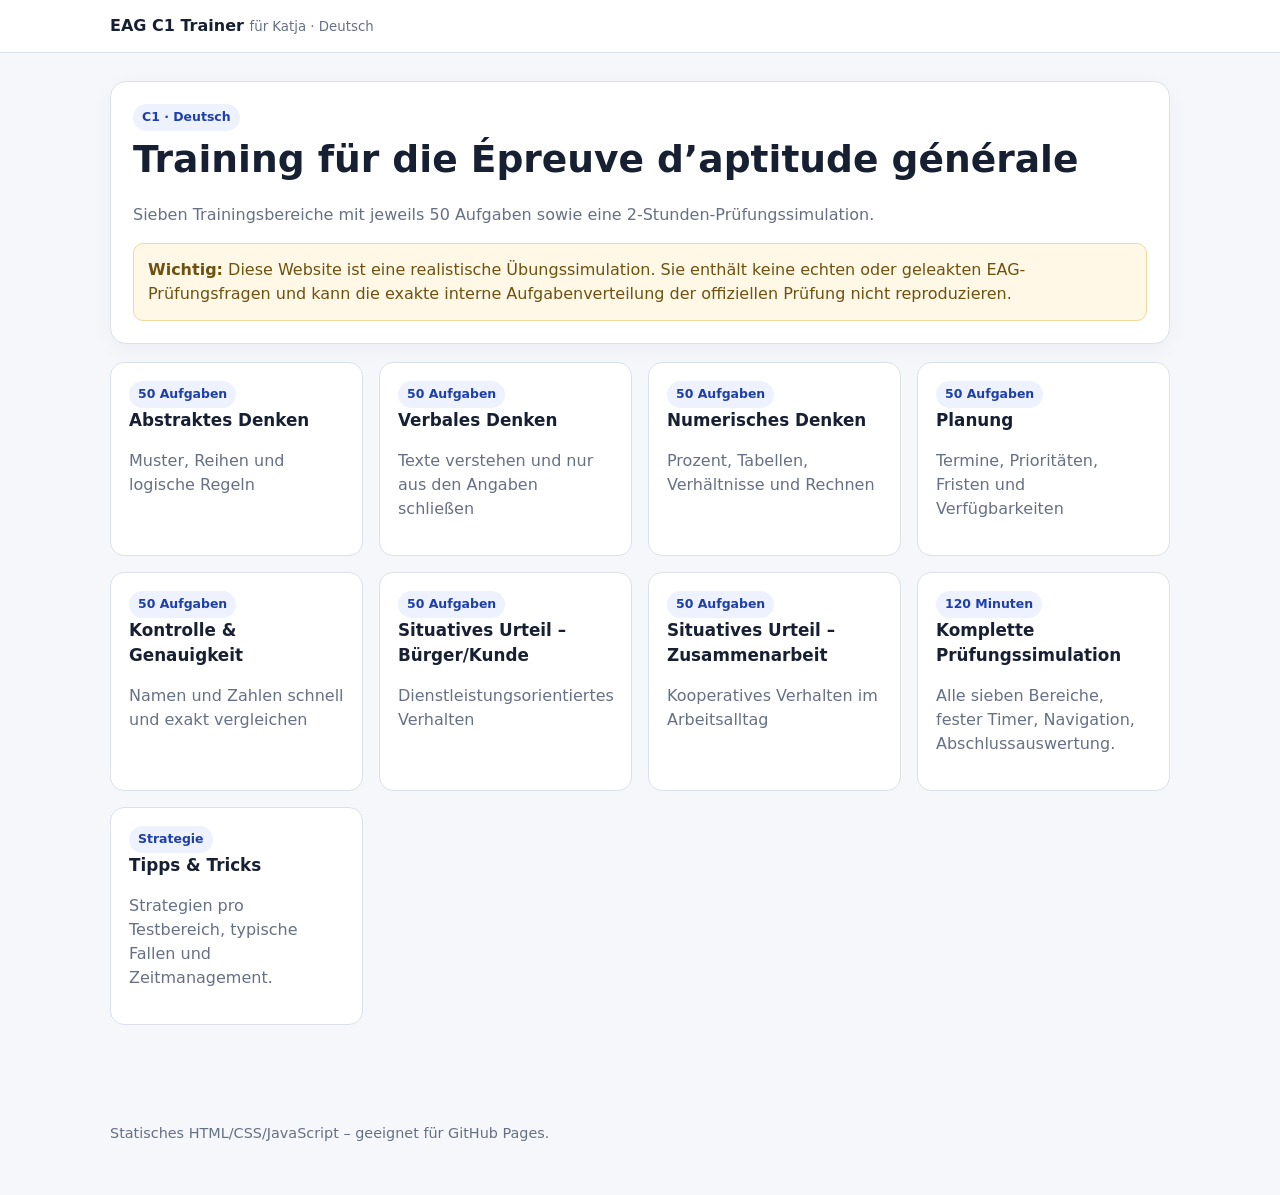
<file: index.html>
<!doctype html>
<html lang="de"><head><meta charset="utf-8"><meta name="viewport" content="width=device-width,initial-scale=1">
<title>EAG C1 Trainer – Deutsch</title><link rel="stylesheet" href="style.css?v=6"></head>
<body><header><div class="topbar"><div class="brand">EAG C1 Trainer <small>für Katja · Deutsch</small></div></div></header>
<main>
<section class="hero">
<span class="badge">C1 · Deutsch</span>
<h1>Training für die Épreuve d’aptitude générale</h1>
<p class="muted">Sieben Trainingsbereiche mit jeweils 50 Aufgaben sowie eine 2‑Stunden‑Prüfungssimulation.</p>
<div class="notice"><strong>Wichtig:</strong> Diese Website ist eine realistische Übungssimulation. Sie enthält keine echten oder geleakten EAG-Prüfungsfragen und kann die exakte interne Aufgabenverteilung der offiziellen Prüfung nicht reproduzieren.</div>
</section>
<section class="grid"><a class="tile" href="01_abstraktes-denken.html"><span class="badge">50 Aufgaben</span><h2>Abstraktes Denken</h2><p class="muted">Muster, Reihen und logische Regeln</p></a><a class="tile" href="02_verbales-denken.html"><span class="badge">50 Aufgaben</span><h2>Verbales Denken</h2><p class="muted">Texte verstehen und nur aus den Angaben schließen</p></a><a class="tile" href="03_numerisches-denken.html"><span class="badge">50 Aufgaben</span><h2>Numerisches Denken</h2><p class="muted">Prozent, Tabellen, Verhältnisse und Rechnen</p></a><a class="tile" href="04_planung.html"><span class="badge">50 Aufgaben</span><h2>Planung</h2><p class="muted">Termine, Prioritäten, Fristen und Verfügbarkeiten</p></a><a class="tile" href="05_kontrolle-genauigkeit.html"><span class="badge">50 Aufgaben</span><h2>Kontrolle & Genauigkeit</h2><p class="muted">Namen und Zahlen schnell und exakt vergleichen</p></a><a class="tile" href="06_situatives-urteil-buerger.html"><span class="badge">50 Aufgaben</span><h2>Situatives Urteil – Bürger/Kunde</h2><p class="muted">Dienstleistungsorientiertes Verhalten</p></a><a class="tile" href="07_situatives-urteil-zusammenarbeit.html"><span class="badge">50 Aufgaben</span><h2>Situatives Urteil – Zusammenarbeit</h2><p class="muted">Kooperatives Verhalten im Arbeitsalltag</p></a>
<a class="tile" href="08_pruefungssimulation.html"><span class="badge">120 Minuten</span><h2>Komplette Prüfungssimulation</h2><p class="muted">Alle sieben Bereiche, fester Timer, Navigation, Abschlussauswertung.</p></a>
<a class="tile" href="tipps.html"><span class="badge">Strategie</span><h2>Tipps &amp; Tricks</h2><p class="muted">Strategien pro Testbereich, typische Fallen und Zeitmanagement.</p></a>
</section>
</main>
<footer>Statisches HTML/CSS/JavaScript – geeignet für GitHub Pages.</footer>
</body></html>
</file>
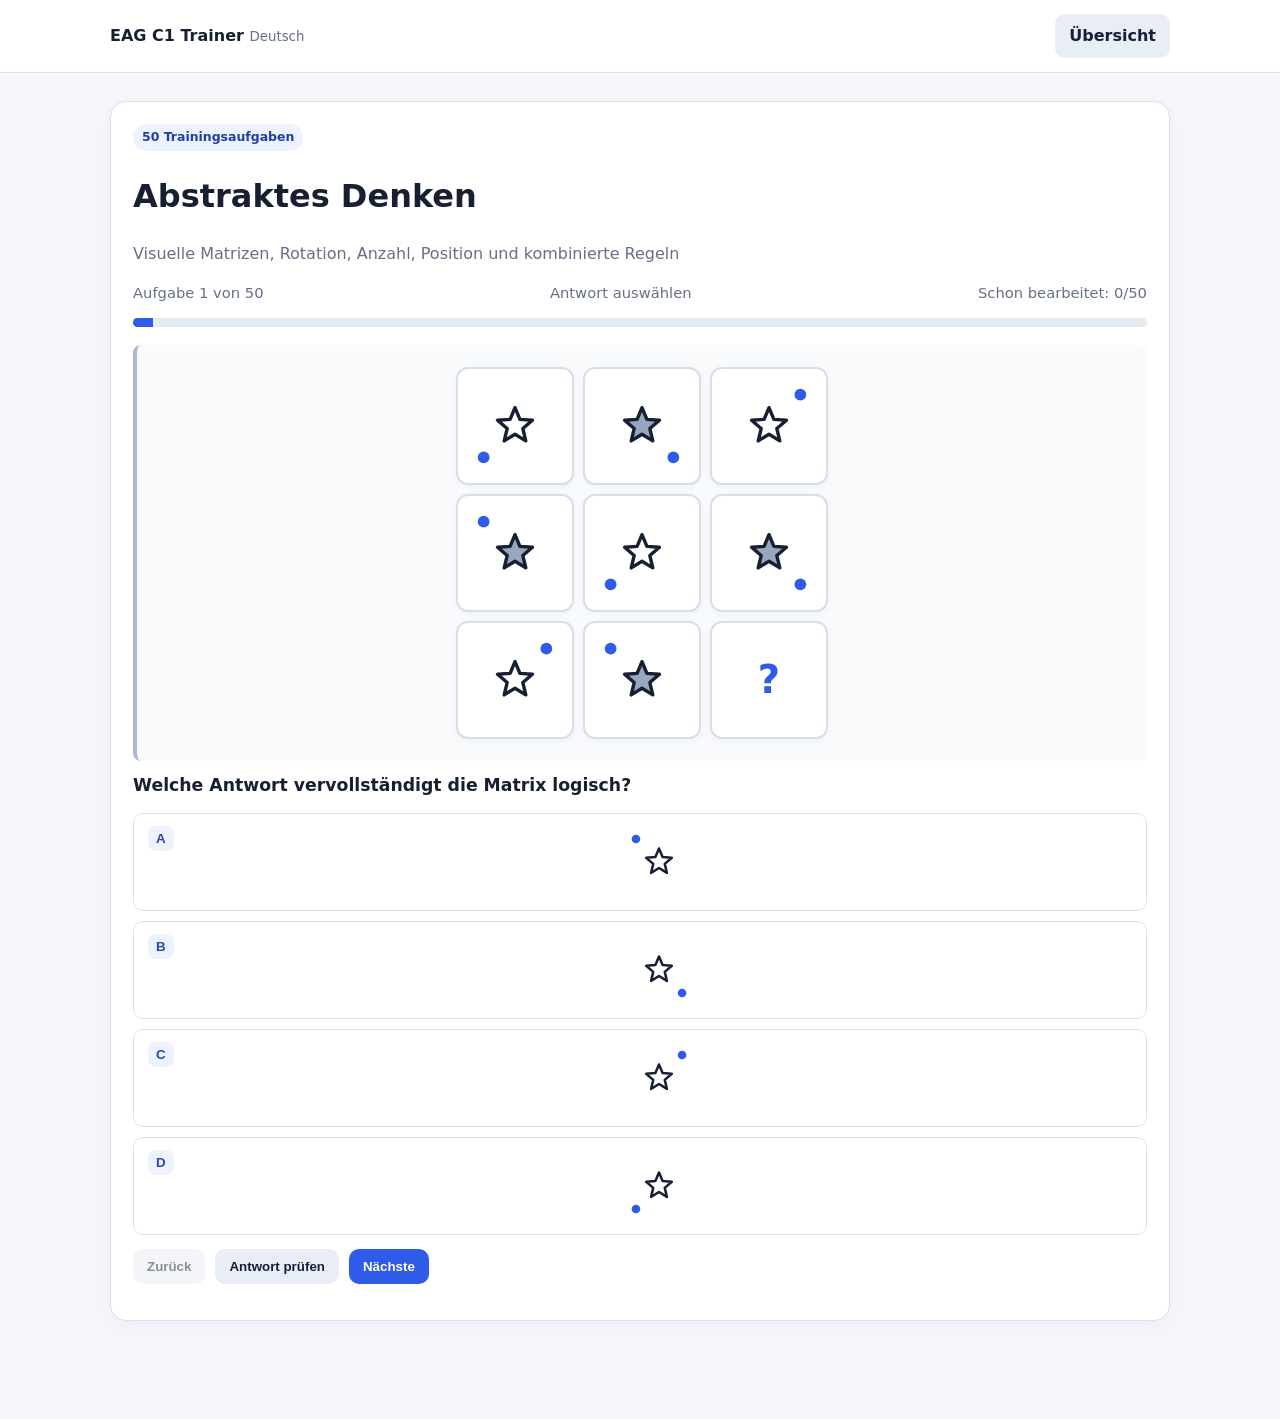
<file: 01_abstraktes-denken.html>
<!doctype html>
<html lang="de">
<head><meta charset="utf-8"><meta name="viewport" content="width=device-width,initial-scale=1">
<title>EAG C1 Training</title><link rel="stylesheet" href="style.css?v=6"></head>
<body data-module="abstract">
<header><div class="topbar"><div class="brand">EAG C1 Trainer <small>Deutsch</small></div><a class="btn secondary" href="index.html">Übersicht</a></div></header>
<main>
<div class="card">
  <span class="badge">50 Trainingsaufgaben</span>
  <h1 id="title"></h1><p id="subtitle" class="muted"></p>
  <div class="meta"><span id="count"></span><span>Antwort auswählen</span><span id="seenCount"></span></div>
  <div class="progress"><div id="bar"></div></div>
  <div class="question">
    <div id="context" class="context"></div>
    <div id="prompt" class="qtext"></div>
    <div id="options" class="options"></div>
    <div id="feedback"></div>
  </div>
  <div class="toolbar">
    <button id="prev" class="secondary">Zurück</button>
    <button id="check" class="secondary">Antwort prüfen</button>
    <button id="next" class="primary">Nächste</button>
  </div>
</div>
</main>
<script src="questions.js?v=6"></script><script src="trainer.js?v=6"></script>
</body></html>
</file>
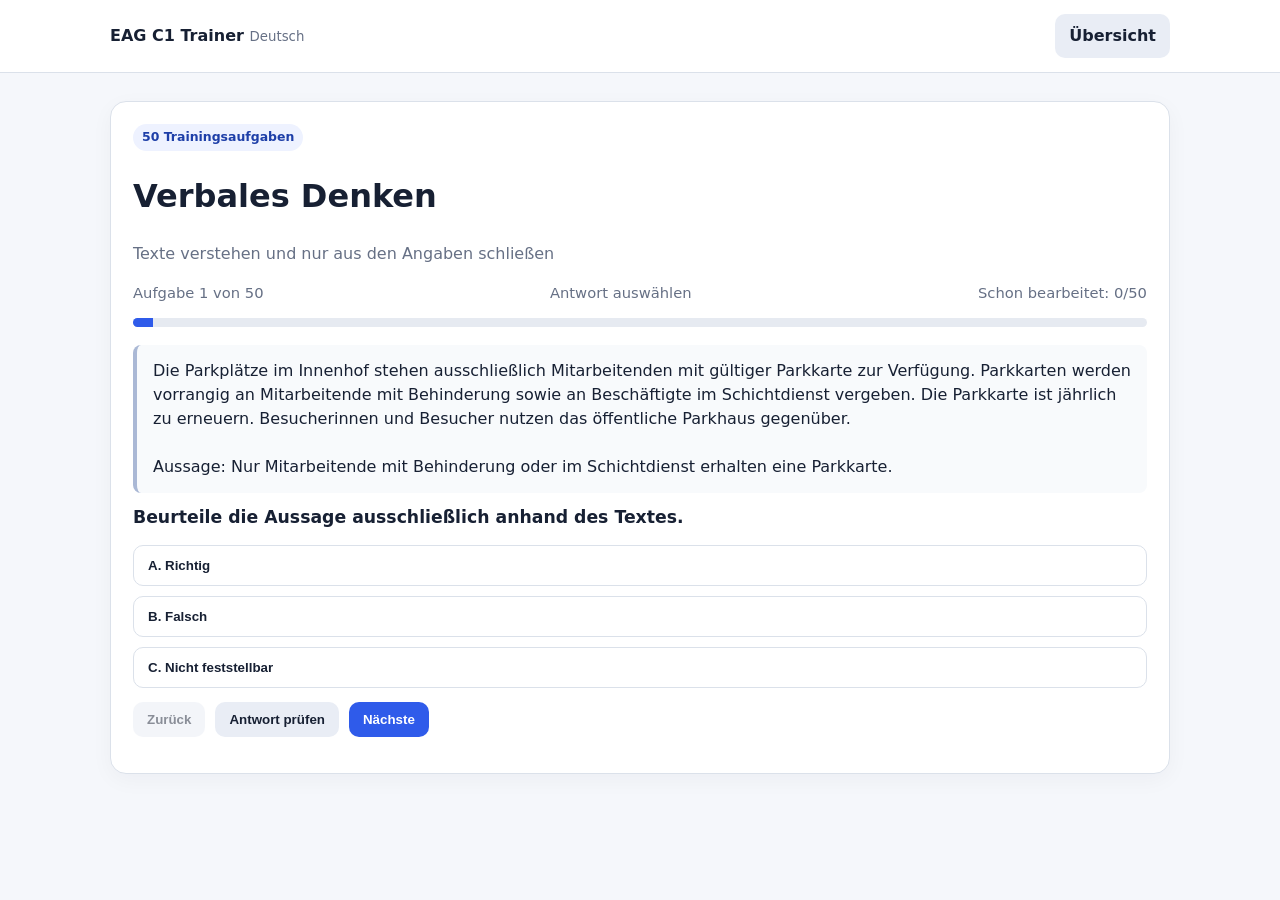
<file: 02_verbales-denken.html>
<!doctype html>
<html lang="de">
<head><meta charset="utf-8"><meta name="viewport" content="width=device-width,initial-scale=1">
<title>EAG C1 Training</title><link rel="stylesheet" href="style.css?v=6"></head>
<body data-module="verbal">
<header><div class="topbar"><div class="brand">EAG C1 Trainer <small>Deutsch</small></div><a class="btn secondary" href="index.html">Übersicht</a></div></header>
<main>
<div class="card">
  <span class="badge">50 Trainingsaufgaben</span>
  <h1 id="title"></h1><p id="subtitle" class="muted"></p>
  <div class="meta"><span id="count"></span><span>Antwort auswählen</span><span id="seenCount"></span></div>
  <div class="progress"><div id="bar"></div></div>
  <div class="question">
    <div id="context" class="context"></div>
    <div id="prompt" class="qtext"></div>
    <div id="options" class="options"></div>
    <div id="feedback"></div>
  </div>
  <div class="toolbar">
    <button id="prev" class="secondary">Zurück</button>
    <button id="check" class="secondary">Antwort prüfen</button>
    <button id="next" class="primary">Nächste</button>
  </div>
</div>
</main>
<script src="questions.js?v=6"></script><script src="trainer.js?v=6"></script>
</body></html>
</file>
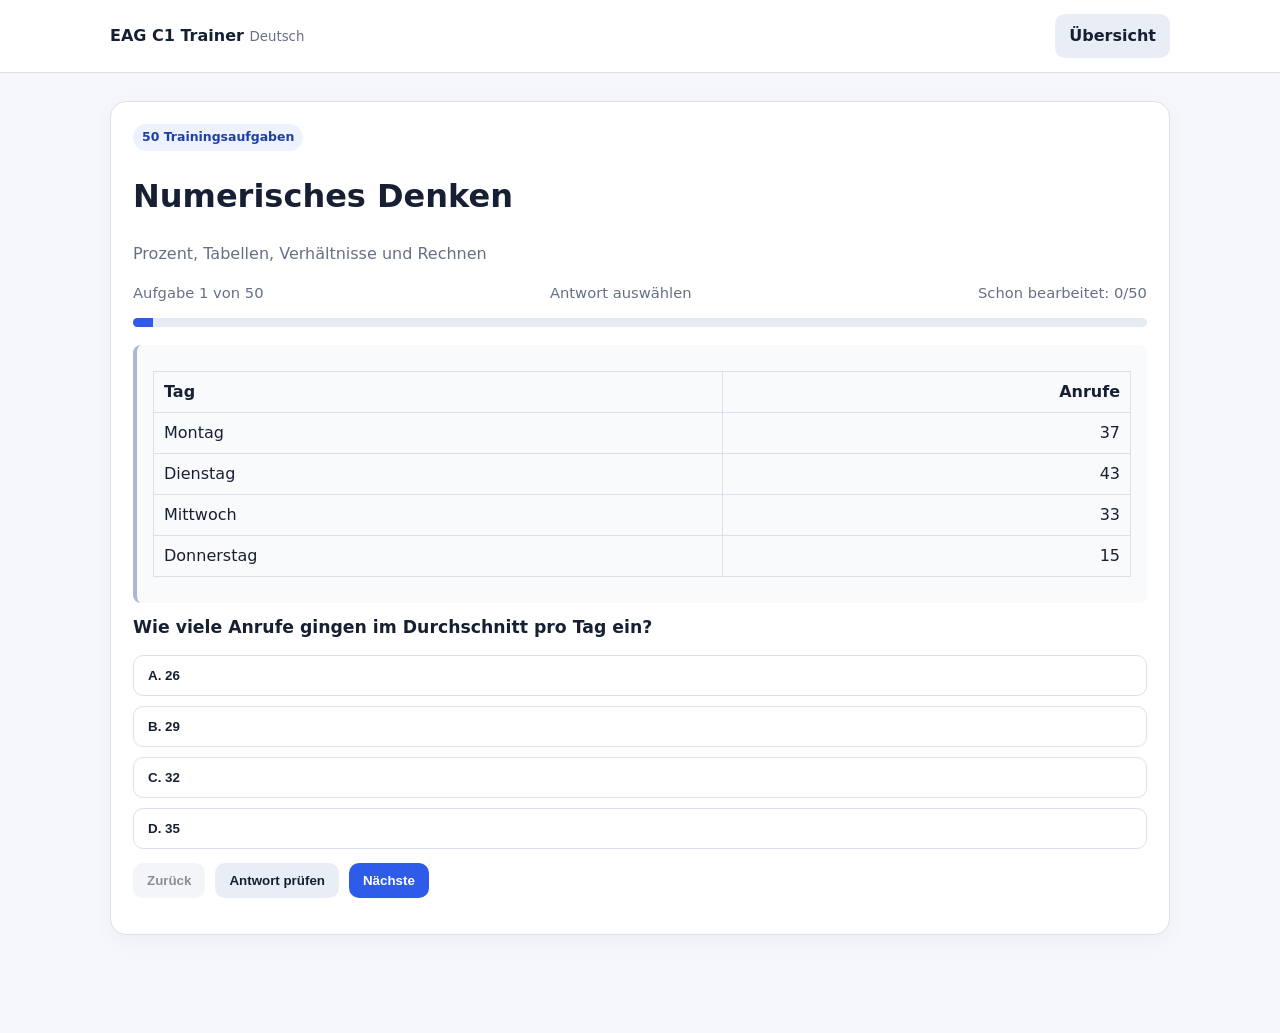
<file: 03_numerisches-denken.html>
<!doctype html>
<html lang="de">
<head><meta charset="utf-8"><meta name="viewport" content="width=device-width,initial-scale=1">
<title>EAG C1 Training</title><link rel="stylesheet" href="style.css?v=6"></head>
<body data-module="numerical">
<header><div class="topbar"><div class="brand">EAG C1 Trainer <small>Deutsch</small></div><a class="btn secondary" href="index.html">Übersicht</a></div></header>
<main>
<div class="card">
  <span class="badge">50 Trainingsaufgaben</span>
  <h1 id="title"></h1><p id="subtitle" class="muted"></p>
  <div class="meta"><span id="count"></span><span>Antwort auswählen</span><span id="seenCount"></span></div>
  <div class="progress"><div id="bar"></div></div>
  <div class="question">
    <div id="context" class="context"></div>
    <div id="prompt" class="qtext"></div>
    <div id="options" class="options"></div>
    <div id="feedback"></div>
  </div>
  <div class="toolbar">
    <button id="prev" class="secondary">Zurück</button>
    <button id="check" class="secondary">Antwort prüfen</button>
    <button id="next" class="primary">Nächste</button>
  </div>
</div>
</main>
<script src="questions.js?v=6"></script><script src="trainer.js?v=6"></script>
</body></html>
</file>
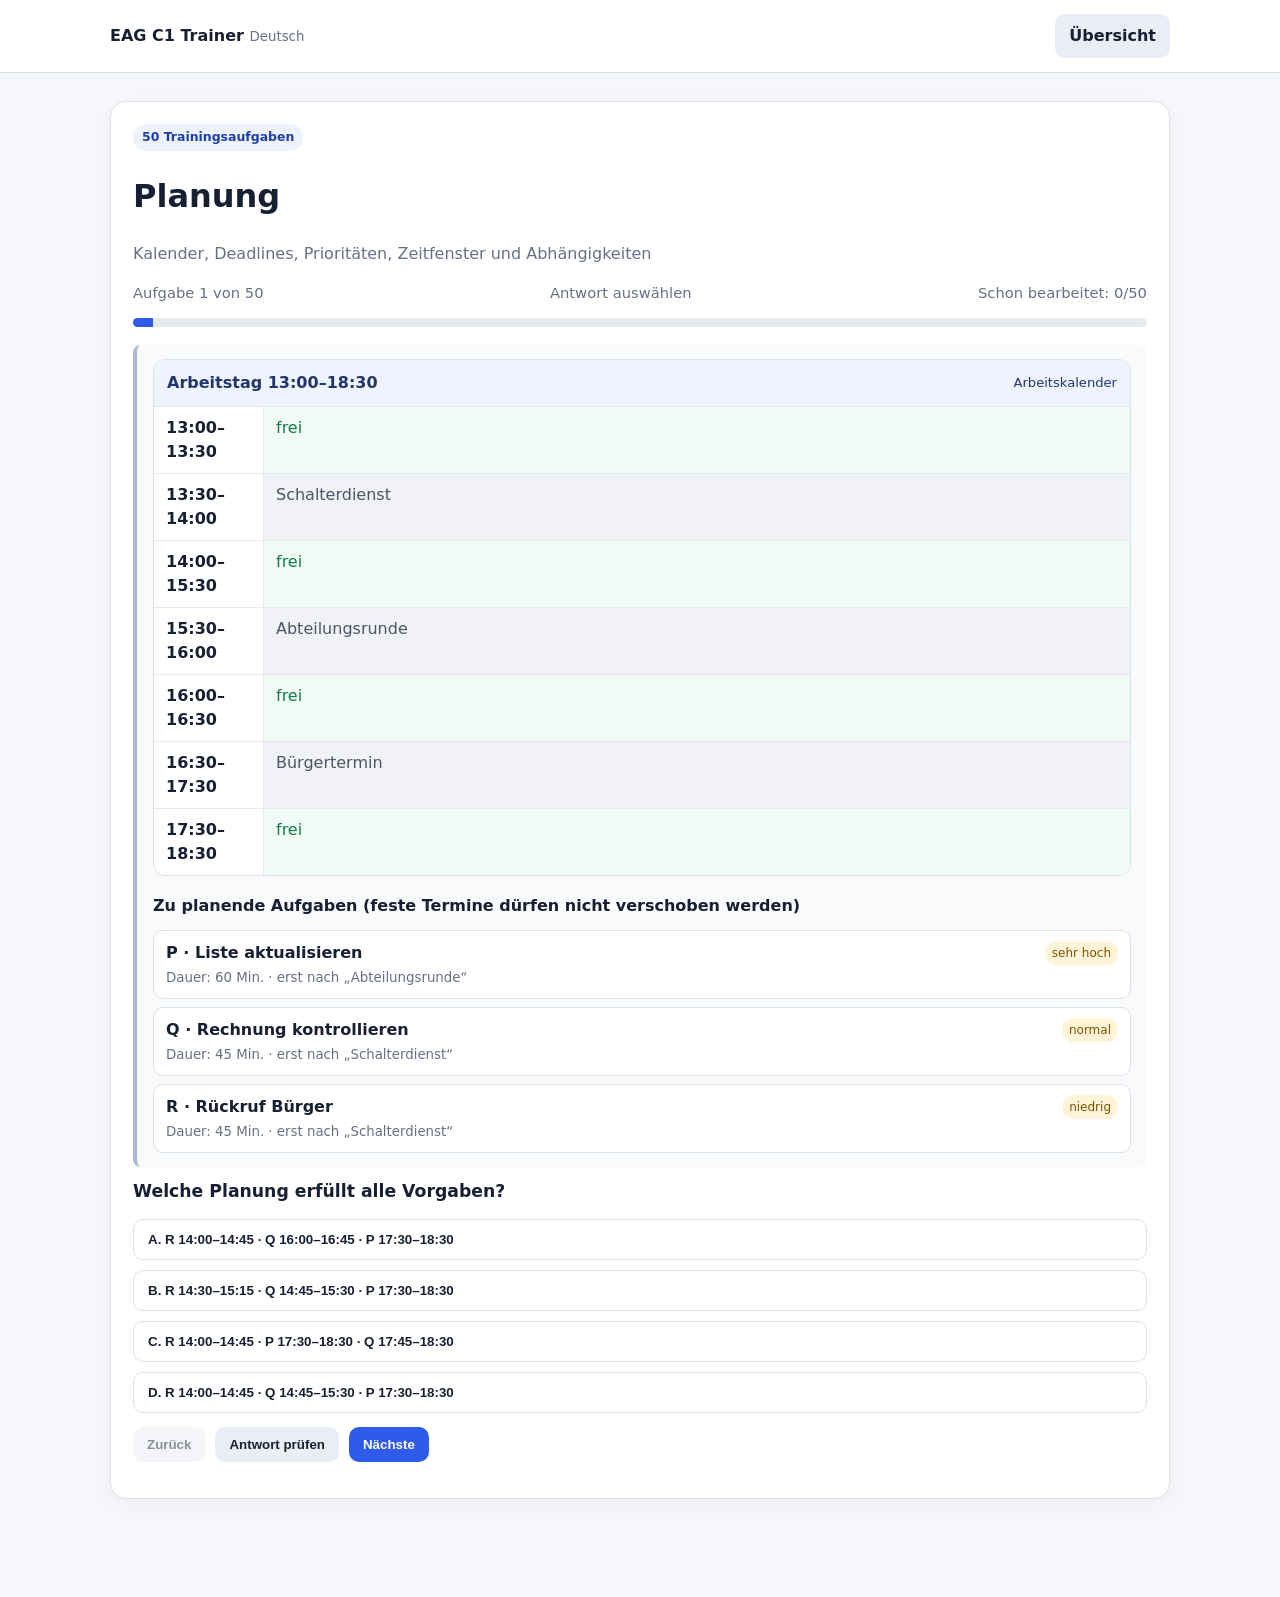
<file: 04_planung.html>
<!doctype html>
<html lang="de">
<head><meta charset="utf-8"><meta name="viewport" content="width=device-width,initial-scale=1">
<title>EAG C1 Training</title><link rel="stylesheet" href="style.css?v=6"></head>
<body data-module="planning">
<header><div class="topbar"><div class="brand">EAG C1 Trainer <small>Deutsch</small></div><a class="btn secondary" href="index.html">Übersicht</a></div></header>
<main>
<div class="card">
  <span class="badge">50 Trainingsaufgaben</span>
  <h1 id="title"></h1><p id="subtitle" class="muted"></p>
  <div class="meta"><span id="count"></span><span>Antwort auswählen</span><span id="seenCount"></span></div>
  <div class="progress"><div id="bar"></div></div>
  <div class="question">
    <div id="context" class="context"></div>
    <div id="prompt" class="qtext"></div>
    <div id="options" class="options"></div>
    <div id="feedback"></div>
  </div>
  <div class="toolbar">
    <button id="prev" class="secondary">Zurück</button>
    <button id="check" class="secondary">Antwort prüfen</button>
    <button id="next" class="primary">Nächste</button>
  </div>
</div>
</main>
<script src="questions.js?v=6"></script><script src="trainer.js?v=6"></script>
</body></html>
</file>
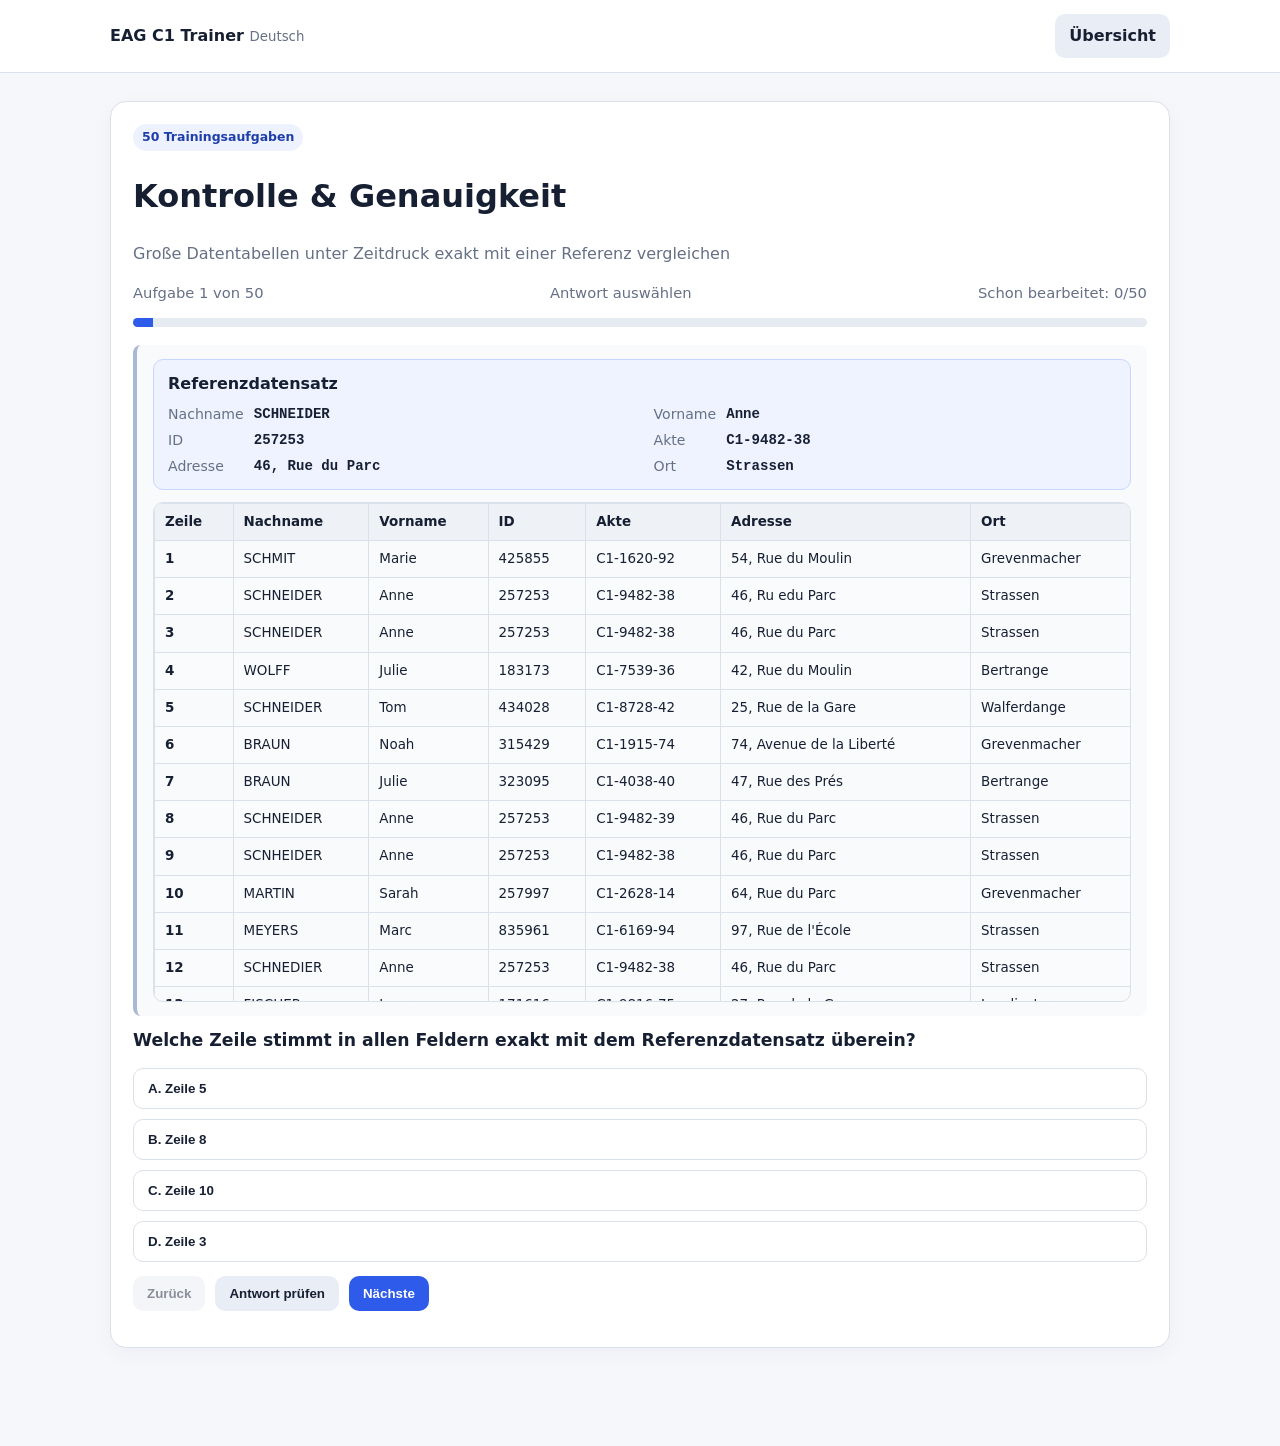
<file: 05_kontrolle-genauigkeit.html>
<!doctype html>
<html lang="de">
<head><meta charset="utf-8"><meta name="viewport" content="width=device-width,initial-scale=1">
<title>EAG C1 Training</title><link rel="stylesheet" href="style.css?v=6"></head>
<body data-module="accuracy">
<header><div class="topbar"><div class="brand">EAG C1 Trainer <small>Deutsch</small></div><a class="btn secondary" href="index.html">Übersicht</a></div></header>
<main>
<div class="card">
  <span class="badge">50 Trainingsaufgaben</span>
  <h1 id="title"></h1><p id="subtitle" class="muted"></p>
  <div class="meta"><span id="count"></span><span>Antwort auswählen</span><span id="seenCount"></span></div>
  <div class="progress"><div id="bar"></div></div>
  <div class="question">
    <div id="context" class="context"></div>
    <div id="prompt" class="qtext"></div>
    <div id="options" class="options"></div>
    <div id="feedback"></div>
  </div>
  <div class="toolbar">
    <button id="prev" class="secondary">Zurück</button>
    <button id="check" class="secondary">Antwort prüfen</button>
    <button id="next" class="primary">Nächste</button>
  </div>
</div>
</main>
<script src="questions.js?v=6"></script><script src="trainer.js?v=6"></script>
</body></html>
</file>
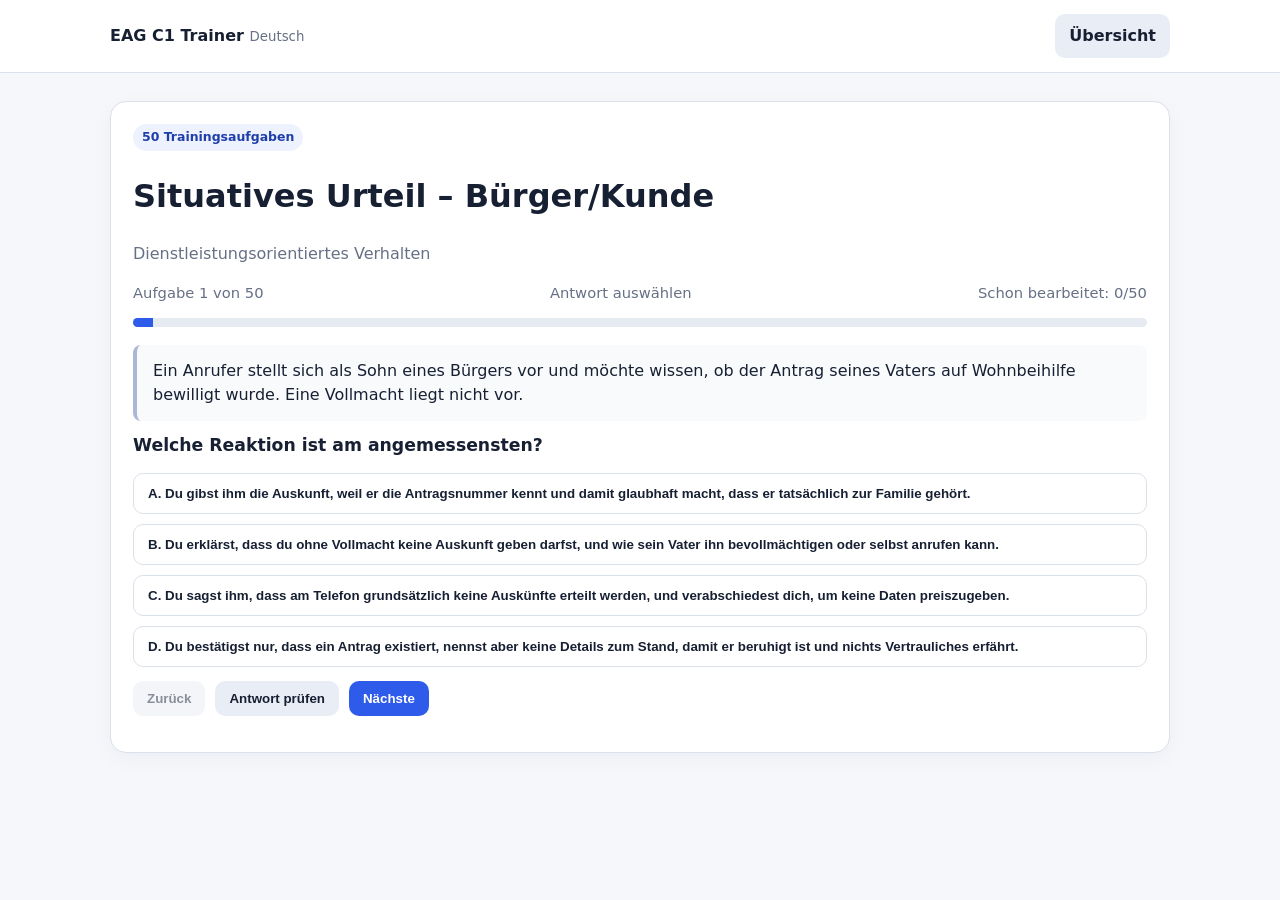
<file: 06_situatives-urteil-buerger.html>
<!doctype html>
<html lang="de">
<head><meta charset="utf-8"><meta name="viewport" content="width=device-width,initial-scale=1">
<title>EAG C1 Training</title><link rel="stylesheet" href="style.css?v=6"></head>
<body data-module="customer">
<header><div class="topbar"><div class="brand">EAG C1 Trainer <small>Deutsch</small></div><a class="btn secondary" href="index.html">Übersicht</a></div></header>
<main>
<div class="card">
  <span class="badge">50 Trainingsaufgaben</span>
  <h1 id="title"></h1><p id="subtitle" class="muted"></p>
  <div class="meta"><span id="count"></span><span>Antwort auswählen</span><span id="seenCount"></span></div>
  <div class="progress"><div id="bar"></div></div>
  <div class="question">
    <div id="context" class="context"></div>
    <div id="prompt" class="qtext"></div>
    <div id="options" class="options"></div>
    <div id="feedback"></div>
  </div>
  <div class="toolbar">
    <button id="prev" class="secondary">Zurück</button>
    <button id="check" class="secondary">Antwort prüfen</button>
    <button id="next" class="primary">Nächste</button>
  </div>
</div>
</main>
<script src="questions.js?v=6"></script><script src="trainer.js?v=6"></script>
</body></html>
</file>
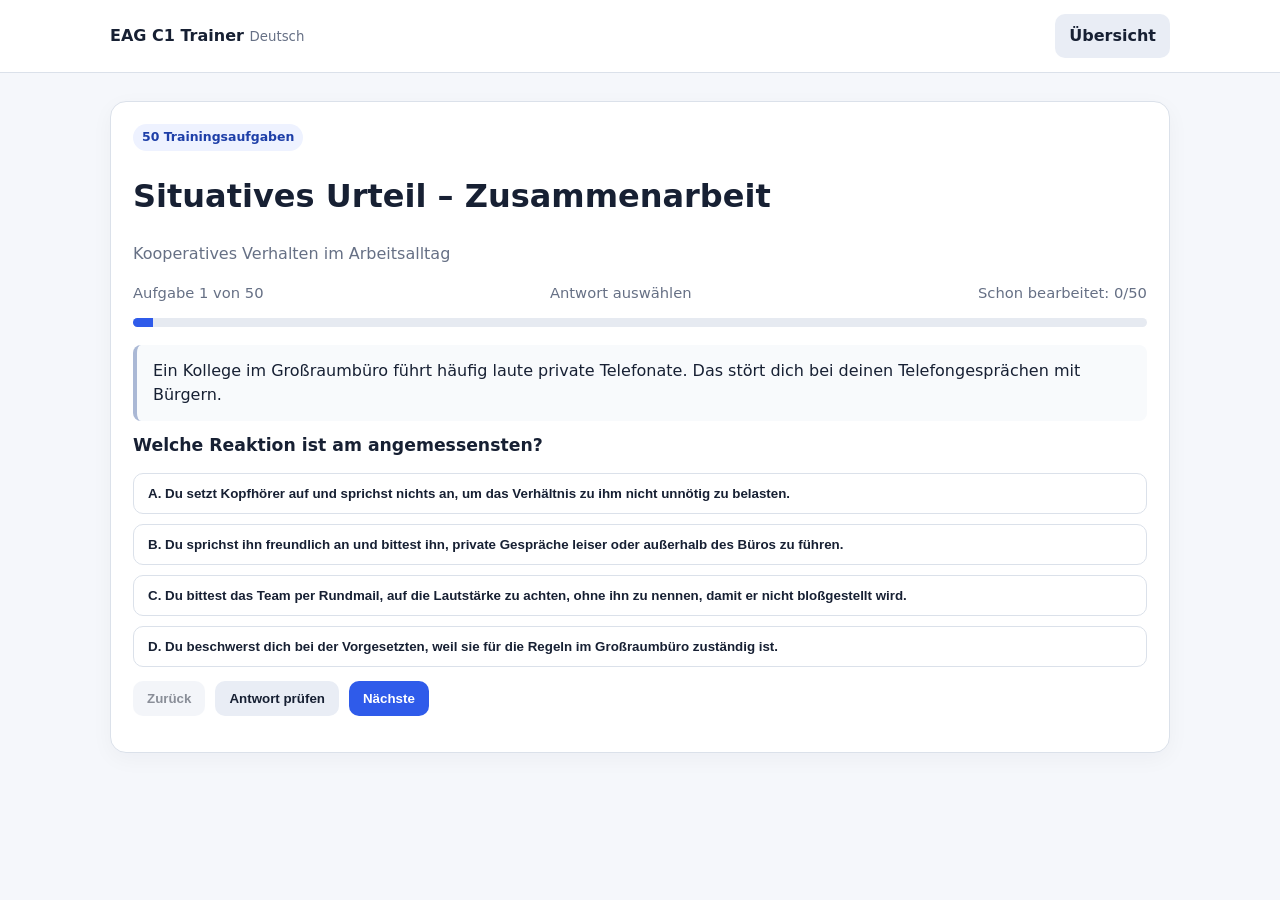
<file: 07_situatives-urteil-zusammenarbeit.html>
<!doctype html>
<html lang="de">
<head><meta charset="utf-8"><meta name="viewport" content="width=device-width,initial-scale=1">
<title>EAG C1 Training</title><link rel="stylesheet" href="style.css?v=6"></head>
<body data-module="cooperation">
<header><div class="topbar"><div class="brand">EAG C1 Trainer <small>Deutsch</small></div><a class="btn secondary" href="index.html">Übersicht</a></div></header>
<main>
<div class="card">
  <span class="badge">50 Trainingsaufgaben</span>
  <h1 id="title"></h1><p id="subtitle" class="muted"></p>
  <div class="meta"><span id="count"></span><span>Antwort auswählen</span><span id="seenCount"></span></div>
  <div class="progress"><div id="bar"></div></div>
  <div class="question">
    <div id="context" class="context"></div>
    <div id="prompt" class="qtext"></div>
    <div id="options" class="options"></div>
    <div id="feedback"></div>
  </div>
  <div class="toolbar">
    <button id="prev" class="secondary">Zurück</button>
    <button id="check" class="secondary">Antwort prüfen</button>
    <button id="next" class="primary">Nächste</button>
  </div>
</div>
</main>
<script src="questions.js?v=6"></script><script src="trainer.js?v=6"></script>
</body></html>
</file>
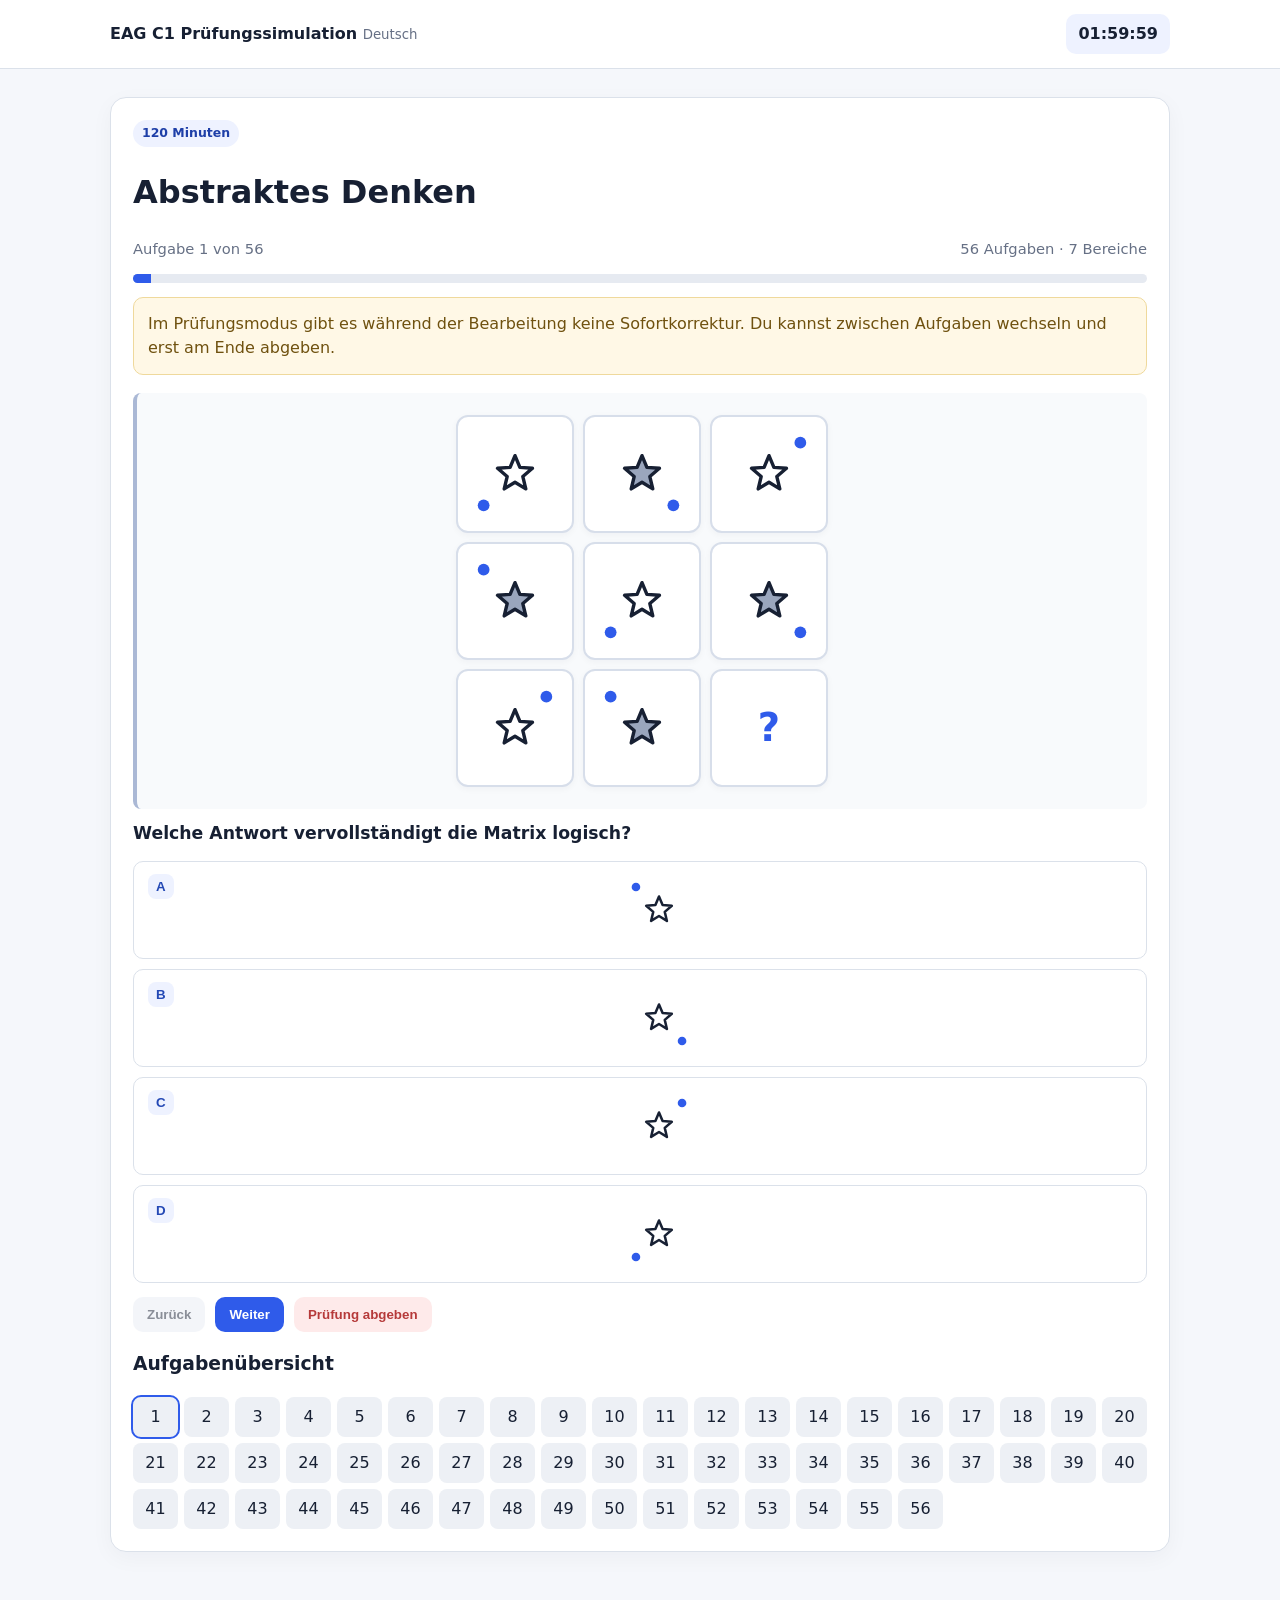
<file: 08_pruefungssimulation.html>
<!doctype html><html lang="de"><head><meta charset="utf-8"><meta name="viewport" content="width=device-width,initial-scale=1">
<title>EAG C1 – 2-Stunden-Prüfungssimulation</title><link rel="stylesheet" href="style.css?v=6"></head>
<body><header><div class="topbar"><div class="brand">EAG C1 Prüfungssimulation <small>Deutsch</small></div><div id="timer" class="timer">02:00:00</div></div></header>
<main>
<div class="card">
<span class="badge">120 Minuten</span><h1 id="section">Prüfung</h1>
<div class="meta"><span id="count"></span><span>56 Aufgaben · 7 Bereiche</span></div>
<div class="progress"><div id="bar"></div></div>
<div class="notice">Im Prüfungsmodus gibt es während der Bearbeitung keine Sofortkorrektur. Du kannst zwischen Aufgaben wechseln und erst am Ende abgeben.</div>
<div class="question"><div id="context" class="context"></div><div id="prompt" class="qtext"></div><div id="options" class="options"></div></div>
<div class="toolbar"><button id="prev" class="secondary">Zurück</button><button id="next" class="primary">Weiter</button><button id="finish" class="danger">Prüfung abgeben</button></div>
<h3>Aufgabenübersicht</h3><div id="qnav" class="exam-grid"></div>
</div>
</main>
<script src="questions.js?v=6"></script><script src="exam.js?v=6"></script>
</body></html>
</file>
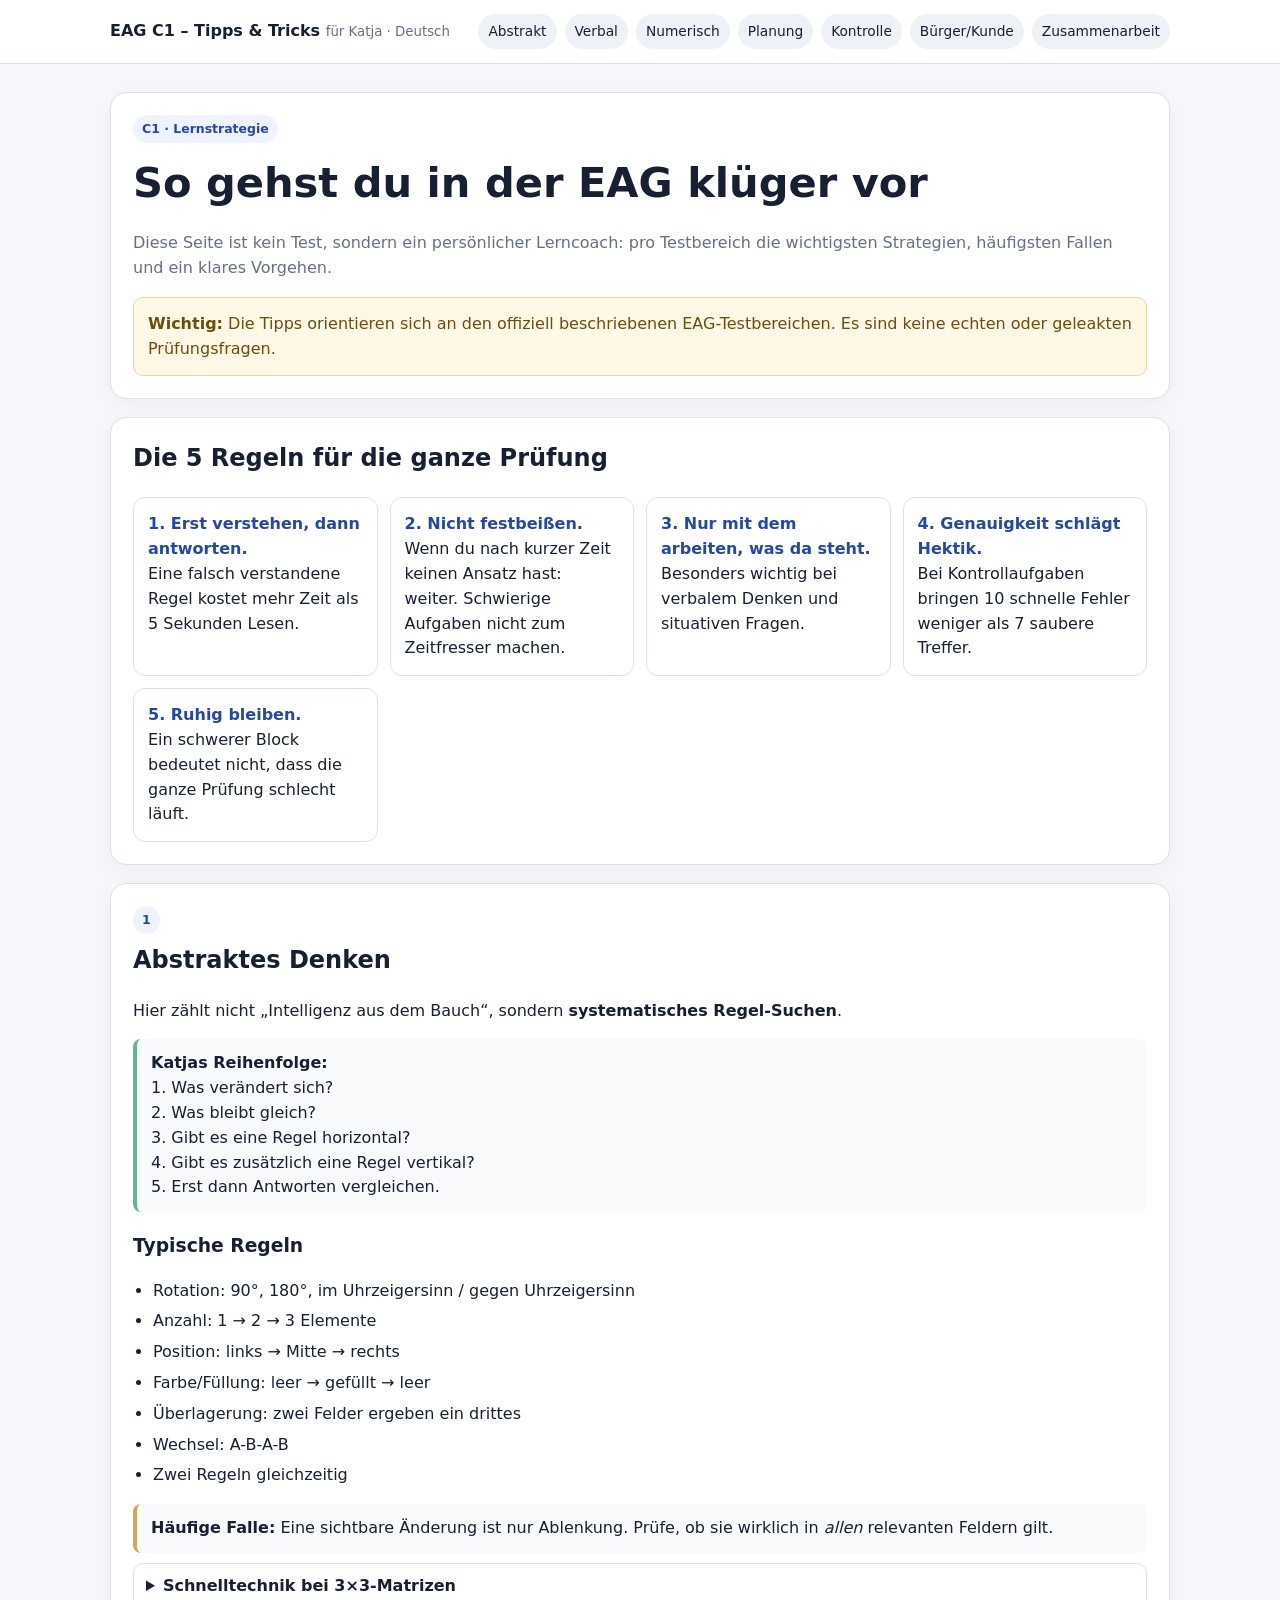
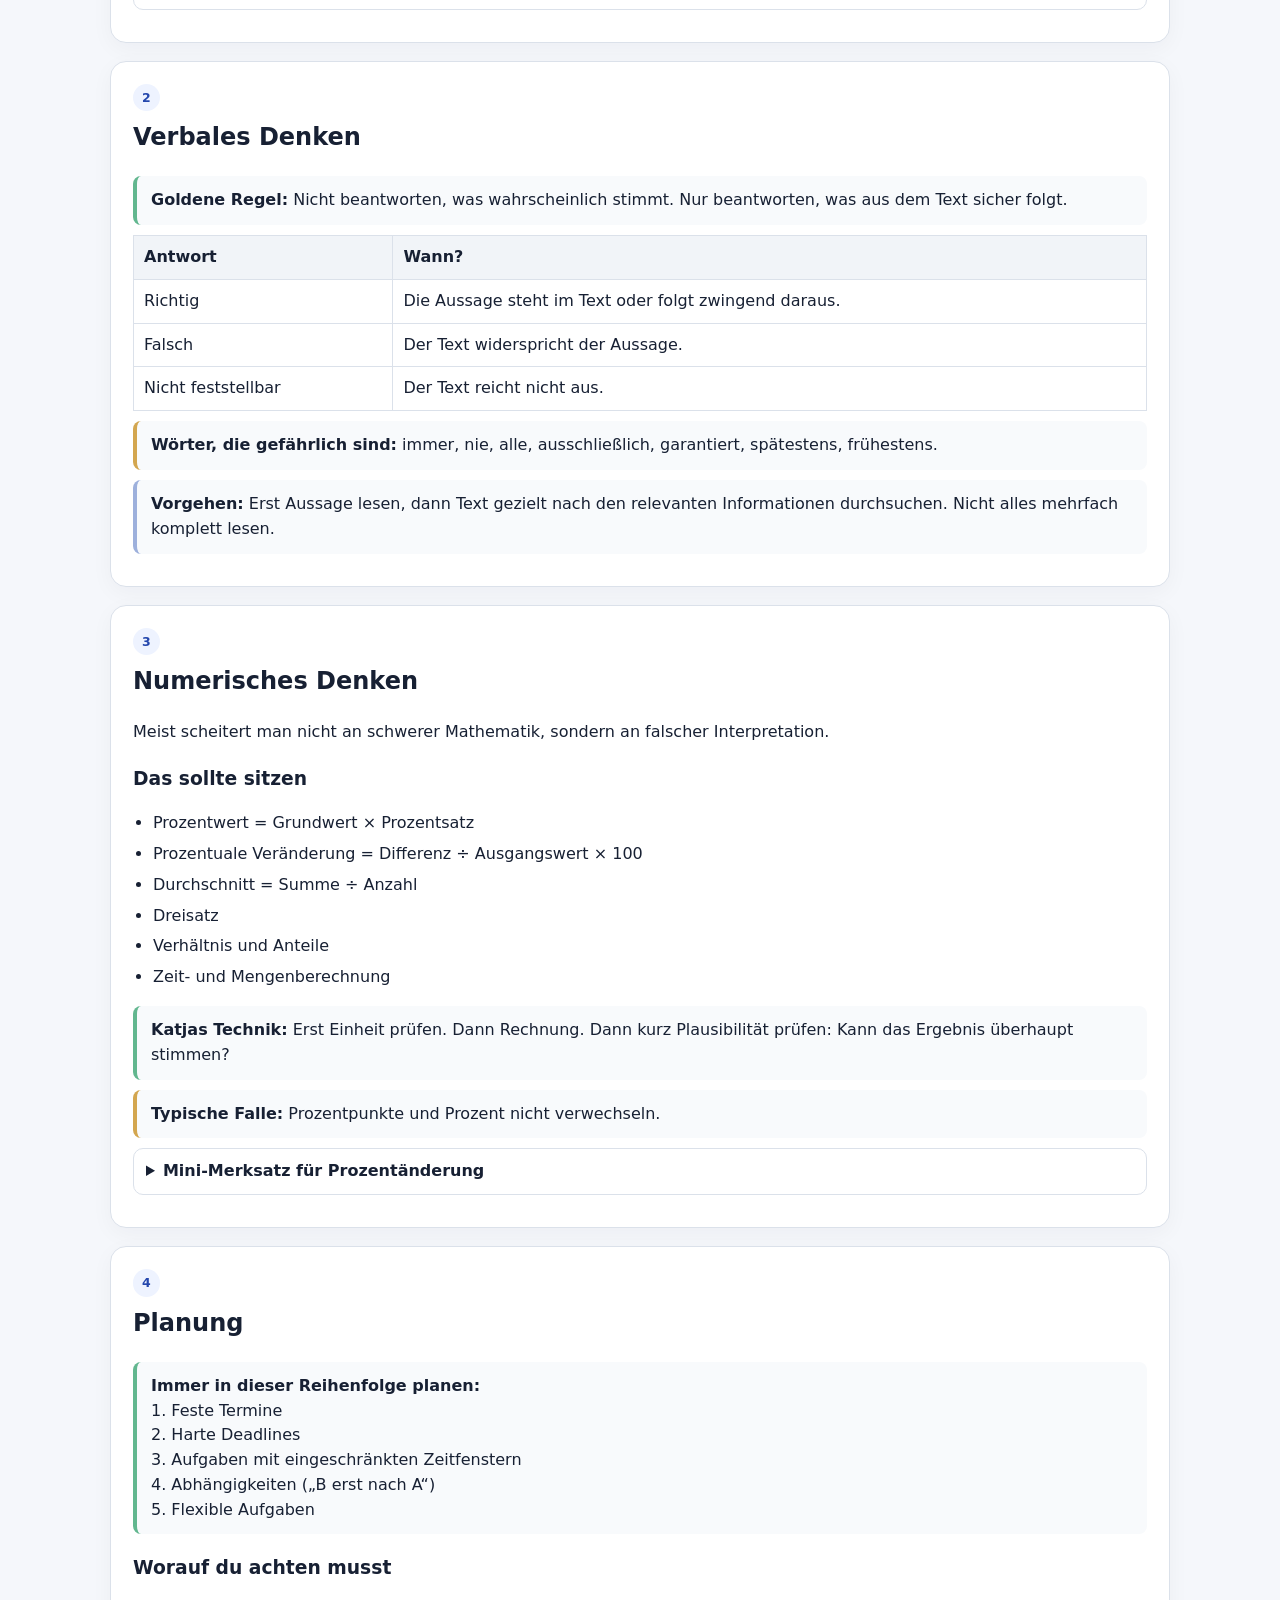
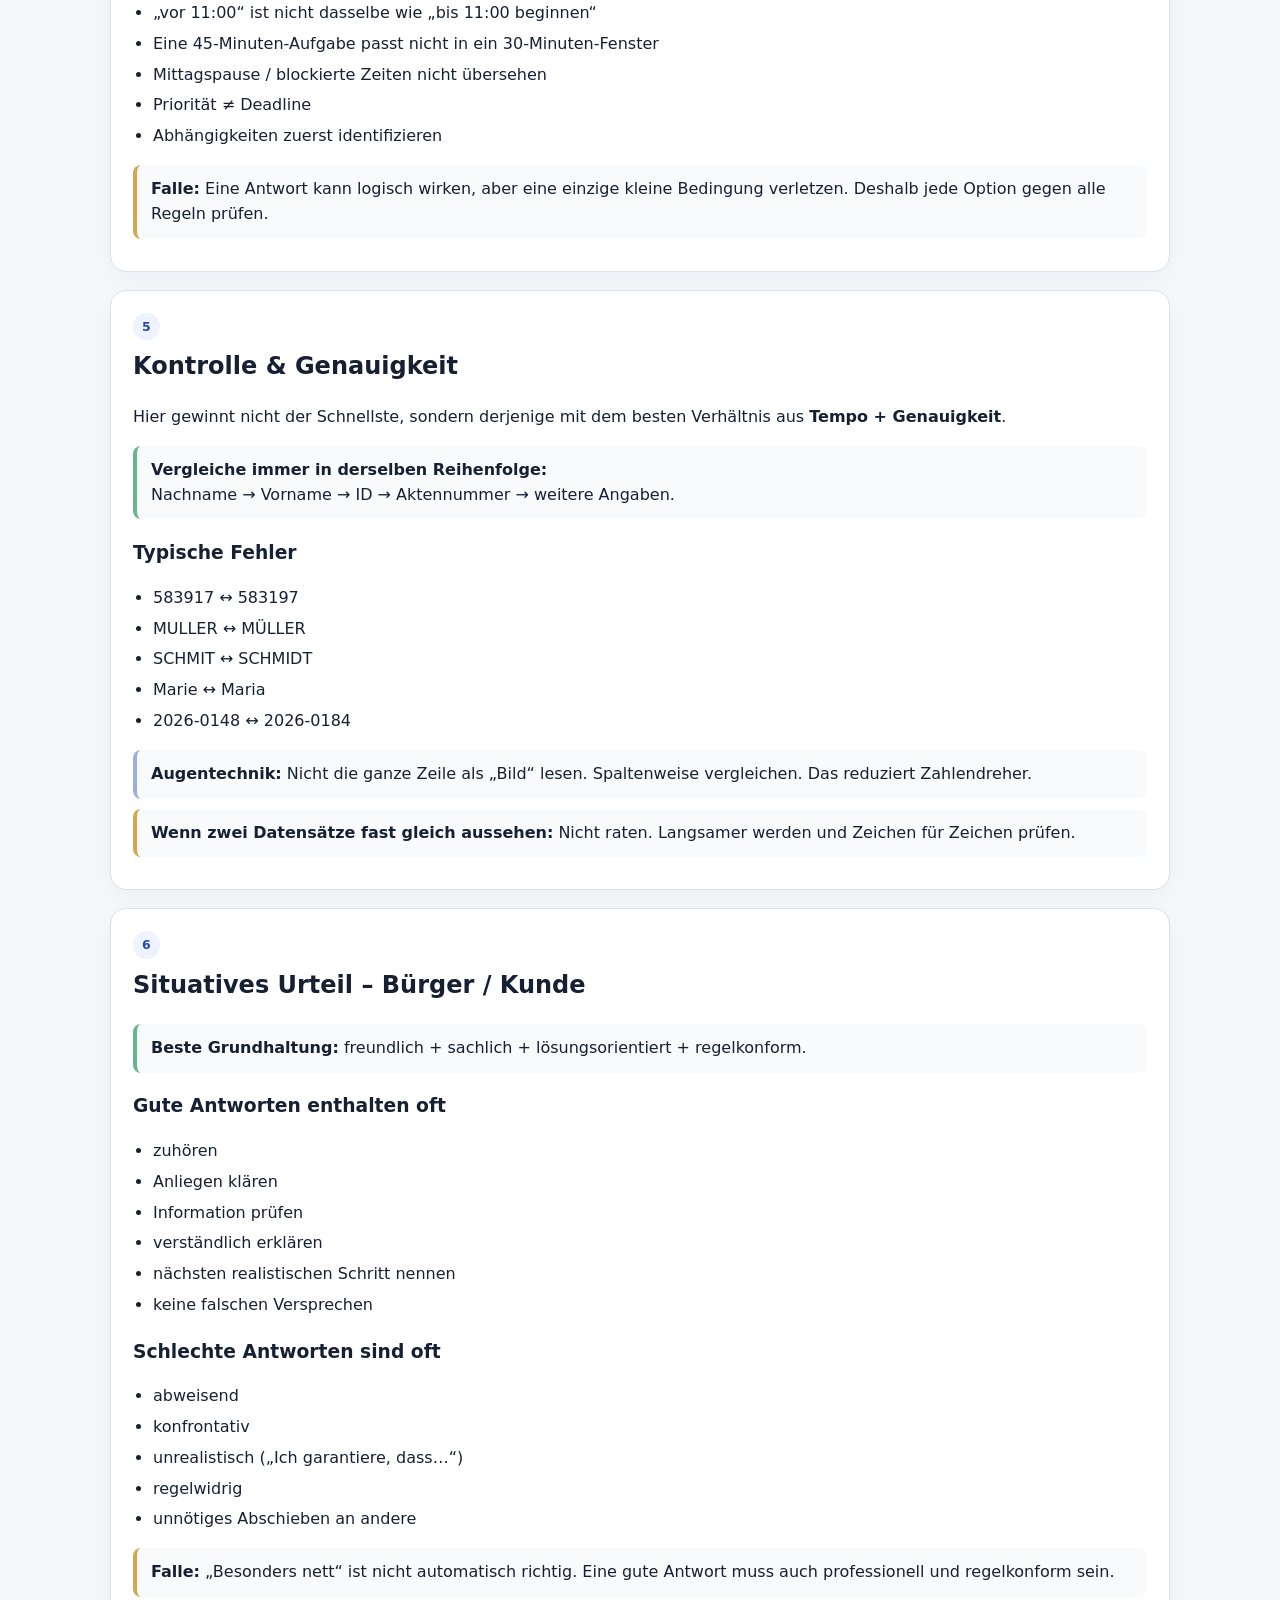
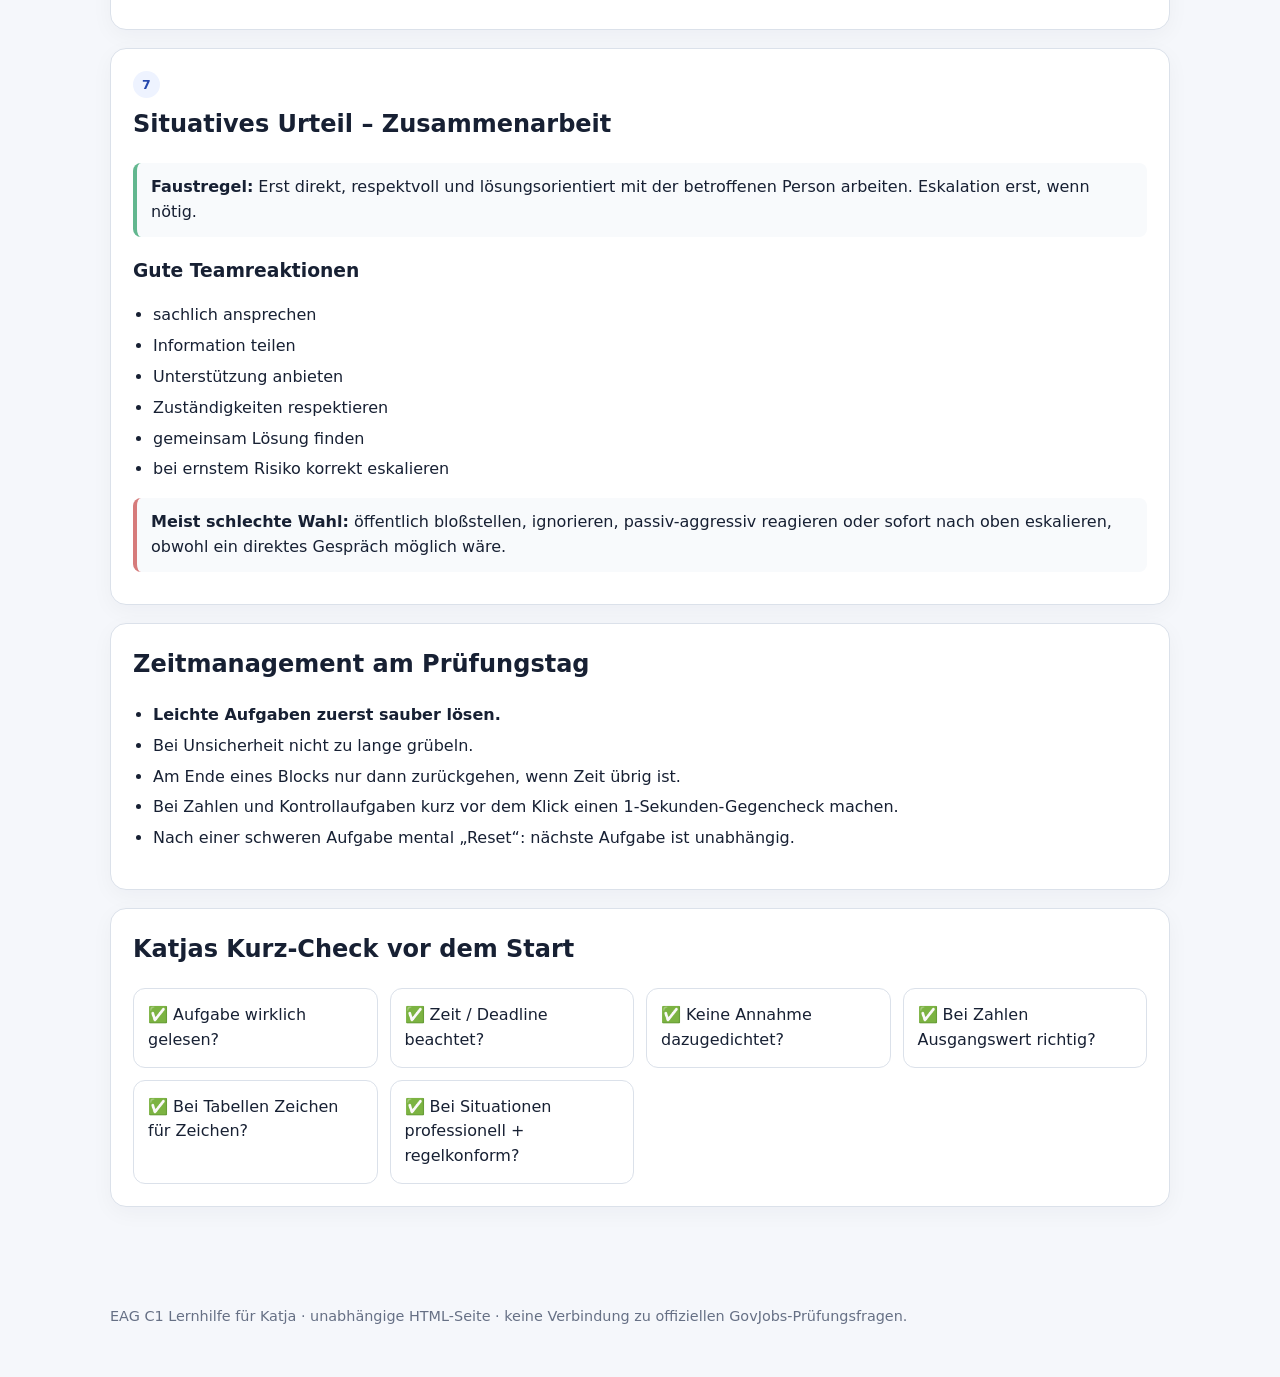
<file: tipps.html>
<!doctype html>
<html lang="de">
<head>
<meta charset="utf-8">
<meta name="viewport" content="width=device-width,initial-scale=1">
<title>EAG C1 – Tipps & Tricks für Katja</title>
<style>
:root{
  --bg:#f5f7fb; --panel:#ffffff; --text:#172033; --muted:#667085; --line:#dbe1ea;
  --accent:#2f5bea; --accent2:#eef3ff; --good:#137a4b; --warn:#9a6700; --bad:#b63a3a;
}
*{box-sizing:border-box}
body{margin:0;font-family:Inter,system-ui,-apple-system,BlinkMacSystemFont,"Segoe UI",Roboto,Arial,sans-serif;background:var(--bg);color:var(--text);line-height:1.55}
header{background:#fff;border-bottom:1px solid var(--line);position:sticky;top:0;z-index:10}
.top{max-width:1100px;margin:auto;padding:14px 20px;display:flex;justify-content:space-between;align-items:center;gap:12px}
.brand{font-weight:850}.brand small{color:var(--muted);font-weight:500}
nav{display:flex;gap:8px;flex-wrap:wrap}
nav a{text-decoration:none;color:var(--text);background:#eef1f6;padding:7px 10px;border-radius:999px;font-size:.86rem}
main{max-width:1100px;margin:28px auto;padding:0 20px 70px}
.hero,.card{background:var(--panel);border:1px solid var(--line);border-radius:16px;padding:22px;box-shadow:0 6px 22px rgba(23,32,51,.04)}
.hero h1{margin:0 0 8px;font-size:clamp(1.8rem,3.4vw,2.6rem)}
.muted{color:var(--muted)}
.notice{margin-top:14px;background:#fff8e6;border:1px solid #ead69a;color:#6c4d0c;padding:14px;border-radius:10px}
.grid{display:grid;grid-template-columns:repeat(auto-fit,minmax(280px,1fr));gap:16px;margin-top:18px}
.card h2{margin-top:0}
.badge{display:inline-block;background:var(--accent2);color:#2447ad;padding:4px 9px;border-radius:999px;font-size:.78rem;font-weight:800;margin-bottom:8px}
.tip{background:#f8fafc;border-left:4px solid #9db0dc;padding:12px 14px;border-radius:8px;margin:10px 0}
.good{border-left-color:#62b78f}.warn{border-left-color:#d3a64f}.bad{border-left-color:#d67b7b}
.rule{font-weight:800;color:#2447ad}
ul{padding-left:20px}
li{margin:6px 0}
.checklist{display:grid;grid-template-columns:repeat(auto-fit,minmax(240px,1fr));gap:12px}
.check{background:#fff;border:1px solid var(--line);border-radius:12px;padding:14px}
.kbd{display:inline-block;border:1px solid #cbd3df;background:#fff;border-bottom-width:2px;padding:1px 6px;border-radius:6px;font-family:ui-monospace,monospace;font-size:.9em}
table{width:100%;border-collapse:collapse;margin-top:10px}
th,td{border:1px solid var(--line);padding:9px 10px;text-align:left;vertical-align:top}
th{background:#f1f4f8}
details{border:1px solid var(--line);border-radius:10px;padding:10px 12px;background:#fff;margin:10px 0}
summary{cursor:pointer;font-weight:800}
footer{max-width:1100px;margin:0 auto;padding:0 20px 50px;color:var(--muted);font-size:.9rem}
@media(max-width:700px){nav{display:none}}
</style>
</head>
<body>
<header>
  <div class="top">
    <div class="brand">EAG C1 – Tipps & Tricks <small>für Katja · Deutsch</small></div>
    <nav>
      <a href="#abstrakt">Abstrakt</a>
      <a href="#verbal">Verbal</a>
      <a href="#numerisch">Numerisch</a>
      <a href="#planung">Planung</a>
      <a href="#kontrolle">Kontrolle</a>
      <a href="#kunde">Bürger/Kunde</a>
      <a href="#team">Zusammenarbeit</a>
    </nav>
  </div>
</header>

<main>
<section class="hero">
  <span class="badge">C1 · Lernstrategie</span>
  <h1>So gehst du in der EAG klüger vor</h1>
  <p class="muted">Diese Seite ist kein Test, sondern ein persönlicher Lerncoach: pro Testbereich die wichtigsten Strategien, häufigsten Fallen und ein klares Vorgehen.</p>
  <div class="notice"><strong>Wichtig:</strong> Die Tipps orientieren sich an den offiziell beschriebenen EAG-Testbereichen. Es sind keine echten oder geleakten Prüfungsfragen.</div>
</section>

<section class="card" style="margin-top:18px">
  <h2>Die 5 Regeln für die ganze Prüfung</h2>
  <div class="checklist">
    <div class="check"><span class="rule">1. Erst verstehen, dann antworten.</span><br>Eine falsch verstandene Regel kostet mehr Zeit als 5 Sekunden Lesen.</div>
    <div class="check"><span class="rule">2. Nicht festbeißen.</span><br>Wenn du nach kurzer Zeit keinen Ansatz hast: weiter. Schwierige Aufgaben nicht zum Zeitfresser machen.</div>
    <div class="check"><span class="rule">3. Nur mit dem arbeiten, was da steht.</span><br>Besonders wichtig bei verbalem Denken und situativen Fragen.</div>
    <div class="check"><span class="rule">4. Genauigkeit schlägt Hektik.</span><br>Bei Kontrollaufgaben bringen 10 schnelle Fehler weniger als 7 saubere Treffer.</div>
    <div class="check"><span class="rule">5. Ruhig bleiben.</span><br>Ein schwerer Block bedeutet nicht, dass die ganze Prüfung schlecht läuft.</div>
  </div>
</section>

<section id="abstrakt" class="card" style="margin-top:18px">
  <span class="badge">1</span>
  <h2>Abstraktes Denken</h2>
  <p>Hier zählt nicht „Intelligenz aus dem Bauch“, sondern <strong>systematisches Regel-Suchen</strong>.</p>

  <div class="tip good"><strong>Katjas Reihenfolge:</strong><br>
  1. Was verändert sich?<br>
  2. Was bleibt gleich?<br>
  3. Gibt es eine Regel horizontal?<br>
  4. Gibt es zusätzlich eine Regel vertikal?<br>
  5. Erst dann Antworten vergleichen.</div>

  <h3>Typische Regeln</h3>
  <ul>
    <li>Rotation: 90°, 180°, im Uhrzeigersinn / gegen Uhrzeigersinn</li>
    <li>Anzahl: 1 → 2 → 3 Elemente</li>
    <li>Position: links → Mitte → rechts</li>
    <li>Farbe/Füllung: leer → gefüllt → leer</li>
    <li>Überlagerung: zwei Felder ergeben ein drittes</li>
    <li>Wechsel: A-B-A-B</li>
    <li>Zwei Regeln gleichzeitig</li>
  </ul>

  <div class="tip warn"><strong>Häufige Falle:</strong> Eine sichtbare Änderung ist nur Ablenkung. Prüfe, ob sie wirklich in <em>allen</em> relevanten Feldern gilt.</div>

  <details><summary>Schnelltechnik bei 3×3-Matrizen</summary>
    <p>Prüfe zuerst jede Zeile wie eine kleine Gleichung: Feld 1 + Feld 2 = Feld 3. Danach jede Spalte. Oft reicht bereits eine Richtung, um 2–3 Antworten auszuschließen.</p>
  </details>
</section>

<section id="verbal" class="card" style="margin-top:18px">
  <span class="badge">2</span>
  <h2>Verbales Denken</h2>
  <div class="tip good"><strong>Goldene Regel:</strong> Nicht beantworten, was wahrscheinlich stimmt. Nur beantworten, was aus dem Text sicher folgt.</div>

  <table>
    <tr><th>Antwort</th><th>Wann?</th></tr>
    <tr><td>Richtig</td><td>Die Aussage steht im Text oder folgt zwingend daraus.</td></tr>
    <tr><td>Falsch</td><td>Der Text widerspricht der Aussage.</td></tr>
    <tr><td>Nicht feststellbar</td><td>Der Text reicht nicht aus.</td></tr>
  </table>

  <div class="tip warn"><strong>Wörter, die gefährlich sind:</strong> immer, nie, alle, ausschließlich, garantiert, spätestens, frühestens.</div>
  <div class="tip"><strong>Vorgehen:</strong> Erst Aussage lesen, dann Text gezielt nach den relevanten Informationen durchsuchen. Nicht alles mehrfach komplett lesen.</div>
</section>

<section id="numerisch" class="card" style="margin-top:18px">
  <span class="badge">3</span>
  <h2>Numerisches Denken</h2>
  <p>Meist scheitert man nicht an schwerer Mathematik, sondern an falscher Interpretation.</p>

  <h3>Das sollte sitzen</h3>
  <ul>
    <li>Prozentwert = Grundwert × Prozentsatz</li>
    <li>Prozentuale Veränderung = Differenz ÷ Ausgangswert × 100</li>
    <li>Durchschnitt = Summe ÷ Anzahl</li>
    <li>Dreisatz</li>
    <li>Verhältnis und Anteile</li>
    <li>Zeit- und Mengenberechnung</li>
  </ul>

  <div class="tip good"><strong>Katjas Technik:</strong> Erst Einheit prüfen. Dann Rechnung. Dann kurz Plausibilität prüfen: Kann das Ergebnis überhaupt stimmen?</div>
  <div class="tip warn"><strong>Typische Falle:</strong> Prozentpunkte und Prozent nicht verwechseln.</div>

  <details><summary>Mini-Merksatz für Prozentänderung</summary>
    <p>Immer durch den <strong>alten / ursprünglichen</strong> Wert teilen, nicht durch den neuen.</p>
  </details>
</section>

<section id="planung" class="card" style="margin-top:18px">
  <span class="badge">4</span>
  <h2>Planung</h2>
  <div class="tip good"><strong>Immer in dieser Reihenfolge planen:</strong><br>
  1. Feste Termine<br>
  2. Harte Deadlines<br>
  3. Aufgaben mit eingeschränkten Zeitfenstern<br>
  4. Abhängigkeiten („B erst nach A“)<br>
  5. Flexible Aufgaben</div>

  <h3>Worauf du achten musst</h3>
  <ul>
    <li>„vor 11:00“ ist nicht dasselbe wie „bis 11:00 beginnen“</li>
    <li>Eine 45-Minuten-Aufgabe passt nicht in ein 30-Minuten-Fenster</li>
    <li>Mittagspause / blockierte Zeiten nicht übersehen</li>
    <li>Priorität ≠ Deadline</li>
    <li>Abhängigkeiten zuerst identifizieren</li>
  </ul>

  <div class="tip warn"><strong>Falle:</strong> Eine Antwort kann logisch wirken, aber eine einzige kleine Bedingung verletzen. Deshalb jede Option gegen alle Regeln prüfen.</div>
</section>

<section id="kontrolle" class="card" style="margin-top:18px">
  <span class="badge">5</span>
  <h2>Kontrolle & Genauigkeit</h2>
  <p>Hier gewinnt nicht der Schnellste, sondern derjenige mit dem besten Verhältnis aus <strong>Tempo + Genauigkeit</strong>.</p>

  <div class="tip good"><strong>Vergleiche immer in derselben Reihenfolge:</strong><br>
  Nachname → Vorname → ID → Aktennummer → weitere Angaben.</div>

  <h3>Typische Fehler</h3>
  <ul>
    <li>583917 ↔ 583197</li>
    <li>MULLER ↔ MÜLLER</li>
    <li>SCHMIT ↔ SCHMIDT</li>
    <li>Marie ↔ Maria</li>
    <li>2026-0148 ↔ 2026-0184</li>
  </ul>

  <div class="tip"><strong>Augentechnik:</strong> Nicht die ganze Zeile als „Bild“ lesen. Spaltenweise vergleichen. Das reduziert Zahlendreher.</div>
  <div class="tip warn"><strong>Wenn zwei Datensätze fast gleich aussehen:</strong> Nicht raten. Langsamer werden und Zeichen für Zeichen prüfen.</div>
</section>

<section id="kunde" class="card" style="margin-top:18px">
  <span class="badge">6</span>
  <h2>Situatives Urteil – Bürger / Kunde</h2>

  <div class="tip good"><strong>Beste Grundhaltung:</strong> freundlich + sachlich + lösungsorientiert + regelkonform.</div>

  <h3>Gute Antworten enthalten oft</h3>
  <ul>
    <li>zuhören</li>
    <li>Anliegen klären</li>
    <li>Information prüfen</li>
    <li>verständlich erklären</li>
    <li>nächsten realistischen Schritt nennen</li>
    <li>keine falschen Versprechen</li>
  </ul>

  <h3>Schlechte Antworten sind oft</h3>
  <ul>
    <li>abweisend</li>
    <li>konfrontativ</li>
    <li>unrealistisch („Ich garantiere, dass…“)</li>
    <li>regelwidrig</li>
    <li>unnötiges Abschieben an andere</li>
  </ul>

  <div class="tip warn"><strong>Falle:</strong> „Besonders nett“ ist nicht automatisch richtig. Eine gute Antwort muss auch professionell und regelkonform sein.</div>
</section>

<section id="team" class="card" style="margin-top:18px">
  <span class="badge">7</span>
  <h2>Situatives Urteil – Zusammenarbeit</h2>
  <div class="tip good"><strong>Faustregel:</strong> Erst direkt, respektvoll und lösungsorientiert mit der betroffenen Person arbeiten. Eskalation erst, wenn nötig.</div>

  <h3>Gute Teamreaktionen</h3>
  <ul>
    <li>sachlich ansprechen</li>
    <li>Information teilen</li>
    <li>Unterstützung anbieten</li>
    <li>Zuständigkeiten respektieren</li>
    <li>gemeinsam Lösung finden</li>
    <li>bei ernstem Risiko korrekt eskalieren</li>
  </ul>

  <div class="tip bad"><strong>Meist schlechte Wahl:</strong> öffentlich bloßstellen, ignorieren, passiv-aggressiv reagieren oder sofort nach oben eskalieren, obwohl ein direktes Gespräch möglich wäre.</div>
</section>

<section class="card" style="margin-top:18px">
  <h2>Zeitmanagement am Prüfungstag</h2>
  <ul>
    <li><strong>Leichte Aufgaben zuerst sauber lösen.</strong></li>
    <li>Bei Unsicherheit nicht zu lange grübeln.</li>
    <li>Am Ende eines Blocks nur dann zurückgehen, wenn Zeit übrig ist.</li>
    <li>Bei Zahlen und Kontrollaufgaben kurz vor dem Klick einen 1-Sekunden-Gegencheck machen.</li>
    <li>Nach einer schweren Aufgabe mental „Reset“: nächste Aufgabe ist unabhängig.</li>
  </ul>
</section>

<section class="card" style="margin-top:18px">
  <h2>Katjas Kurz-Check vor dem Start</h2>
  <div class="checklist">
    <div class="check">✅ Aufgabe wirklich gelesen?</div>
    <div class="check">✅ Zeit / Deadline beachtet?</div>
    <div class="check">✅ Keine Annahme dazugedichtet?</div>
    <div class="check">✅ Bei Zahlen Ausgangswert richtig?</div>
    <div class="check">✅ Bei Tabellen Zeichen für Zeichen?</div>
    <div class="check">✅ Bei Situationen professionell + regelkonform?</div>
  </div>
</section>

</main>

<footer>
EAG C1 Lernhilfe für Katja · unabhängige HTML-Seite · keine Verbindung zu offiziellen GovJobs-Prüfungsfragen.
</footer>
</body>
</html>
</file>
<file: style.css>
:root{
  --bg:#f5f7fb; --panel:#fff; --text:#172033; --muted:#667085; --border:#dbe1ea;
  --accent:#2f5bea; --accent-dark:#1e3fa8; --good:#137a4b; --bad:#b63a3a; --warn:#8a6200;
}
*{box-sizing:border-box}
html{scroll-behavior:smooth}
body{margin:0;font-family:Inter,system-ui,-apple-system,BlinkMacSystemFont,"Segoe UI",Roboto,Arial,sans-serif;background:var(--bg);color:var(--text);line-height:1.5}
header{position:sticky;top:0;z-index:20;background:#fff;border-bottom:1px solid var(--border)}
.topbar{max-width:1100px;margin:auto;padding:14px 20px;display:flex;gap:16px;align-items:center;justify-content:space-between}
.brand{font-weight:850}.brand small{font-weight:500;color:var(--muted)}
.timer{font-variant-numeric:tabular-nums;font-weight:850;background:#eef2ff;padding:8px 12px;border-radius:10px}
main{max-width:1100px;margin:28px auto;padding:0 20px 70px}
.hero,.card{background:var(--panel);border:1px solid var(--border);border-radius:16px;padding:22px;box-shadow:0 6px 22px rgba(23,32,51,.04)}
.hero h1{margin:0 0 8px;font-size:clamp(1.6rem,3vw,2.35rem)}
.muted{color:var(--muted)}
.grid{display:grid;grid-template-columns:repeat(auto-fit,minmax(245px,1fr));gap:16px;margin-top:18px}
.tile{display:block;background:#fff;border:1px solid var(--border);border-radius:14px;padding:18px;text-decoration:none;color:inherit;transition:.15s}
.tile:hover{transform:translateY(-2px);border-color:#aeb8ca;box-shadow:0 8px 22px rgba(23,32,51,.06)}
.tile h2{font-size:1.05rem;margin:0 0 8px}
.badge{display:inline-block;border-radius:999px;padding:4px 9px;background:#eef2ff;color:var(--accent-dark);font-size:.78rem;font-weight:750}
.toolbar{display:flex;gap:10px;flex-wrap:wrap;align-items:center;margin:14px 0}
button,.btn{appearance:none;border:0;border-radius:10px;padding:10px 14px;font-weight:750;cursor:pointer;text-decoration:none;display:inline-flex;align-items:center;justify-content:center}
.primary{background:var(--accent);color:#fff}.secondary{background:#e9edf5;color:var(--text)}.danger{background:#feeaea;color:var(--bad)}
button:disabled{opacity:.5;cursor:not-allowed}
.progress{height:9px;background:#e6eaf1;border-radius:99px;overflow:hidden;margin:14px 0}.progress>div{height:100%;background:var(--accent)}
.meta{display:flex;justify-content:space-between;gap:12px;flex-wrap:wrap;color:var(--muted);font-size:.92rem}
.question{margin-top:18px}.qtext{font-size:1.08rem;font-weight:700;margin-bottom:14px}
.context{background:#f8fafc;border-left:4px solid #aab8d5;padding:14px 16px;border-radius:8px;margin:12px 0;white-space:pre-wrap}
.options{display:grid;gap:10px}
.option{width:100%;text-align:left;justify-content:flex-start;background:#fff;border:1px solid var(--border);padding:12px 14px;border-radius:10px;color:var(--text)}
.option:hover{border-color:#91a3cc;background:#fafbff}
.option.selected{border-color:var(--accent);background:#eef3ff}
.option.correct{border-color:var(--good);background:#ebf8f1}
.option.wrong{border-color:var(--bad);background:#fff0f0}
.feedback{margin-top:15px;padding:14px;border-radius:10px}.feedback.good{background:#ebf8f1;color:#0f603d}.feedback.bad{background:#fff0f0;color:#8b2f2f}
.pattern{font-size:2rem;letter-spacing:.28rem;text-align:center;padding:18px;background:#f8fafc;border-radius:12px;margin:10px 0;overflow:auto}
.matrix{display:grid;grid-template-columns:repeat(3,72px);gap:8px;justify-content:center;margin:16px 0}
.cell{height:72px;border:1px solid var(--border);border-radius:8px;background:#fff;display:flex;align-items:center;justify-content:center;font-size:1.7rem}
.tablewrap{overflow:auto}.data-table{border-collapse:collapse;width:100%;margin:12px 0}.data-table th,.data-table td{border:1px solid var(--border);padding:8px 10px;text-align:right}.data-table th:first-child,.data-table td:first-child{text-align:left}
.schedule{display:grid;grid-template-columns:90px 1fr;gap:5px;margin:12px 0}.slot{padding:8px;border:1px solid var(--border);background:#fff}.slot.busy{background:#eef0f5;color:#606b82}
.resultbox{padding:18px;background:#fff;border:1px solid var(--border);border-radius:14px;margin-top:18px}
.score{font-size:2.4rem;font-weight:900}
.notice{background:#fff8e6;border:1px solid #efd99c;color:#6f510f;padding:14px;border-radius:10px}
.section-nav{display:flex;gap:8px;flex-wrap:wrap;margin:16px 0}.section-pill{font-size:.82rem;padding:7px 10px;border-radius:999px;background:#edf0f5}.section-pill.active{background:var(--accent);color:#fff}
.exam-grid{display:grid;grid-template-columns:repeat(auto-fit,minmax(45px,1fr));gap:6px}.qnav{padding:8px;border-radius:8px;background:#edf0f5;text-align:center;cursor:pointer}.qnav.answered{background:#dfe8ff}.qnav.current{outline:2px solid var(--accent)}
footer{max-width:1100px;margin:0 auto;padding:0 20px 50px;color:var(--muted);font-size:.9rem}
@media(max-width:650px){.topbar{align-items:flex-start}.timer{font-size:.92rem}.matrix{grid-template-columns:repeat(3,60px)}.cell{height:60px}}


/* Assessment-center visual modules */
.visual-matrix{display:grid;grid-template-columns:repeat(3,minmax(82px,118px));gap:9px;justify-content:center;margin:8px auto;max-width:390px}
.visual-cell{aspect-ratio:1/1;border:2px solid #d7deea;border-radius:12px;background:#fff;display:flex;align-items:center;justify-content:center;padding:8px;box-shadow:0 2px 7px rgba(23,32,51,.04)}
.visual-cell svg{width:100%;height:100%}.questionmark{font-size:2.4rem;font-weight:900;color:#2f5bea}
.visual-option{min-height:92px;display:flex!important;align-items:center;gap:12px;text-align:center!important;position:relative}
.visual-option svg{width:72px;height:72px;margin:auto}.opt-letter{font-weight:900;background:#eef2ff;color:#2449b5;border-radius:8px;padding:5px 8px;align-self:flex-start}
.assessment-calendar{border:1px solid #dbe1ea;border-radius:12px;overflow:hidden;background:white;margin-bottom:14px}
.calendar-head{display:flex;justify-content:space-between;align-items:center;background:#eef3ff;padding:11px 13px;color:#203768}.calendar-head span{font-size:.82rem}
.cal-row{display:grid;grid-template-columns:110px 1fr;border-top:1px solid #e4e8ef;min-height:42px}.cal-time{padding:9px 12px;font-variant-numeric:tabular-nums;font-weight:750;border-right:1px solid #e4e8ef}.cal-event{padding:9px 12px}
.cal-row.free .cal-event{color:#137a4b;background:#f0fbf5}.cal-row.busy .cal-event{color:#4b5565;background:#f0f2f6}
.task-panel{display:grid;gap:8px}.task-title{font-weight:850;margin:4px 0}.task-card{background:#fff;border:1px solid #dbe1ea;border-radius:10px;padding:10px 12px}.task-card>div{display:flex;justify-content:space-between;gap:10px}.task-card small{display:block;color:#667085;margin-top:3px}.prio{font-size:.75rem;background:#fff3d8;color:#7b5400;border-radius:999px;padding:3px 7px;white-space:nowrap}
@media(max-width:600px){.visual-matrix{grid-template-columns:repeat(3,78px)}.cal-row{grid-template-columns:92px 1fr}.visual-option svg{width:58px;height:58px}}

.accuracy-table-wrap{max-height:500px;overflow:auto;border:1px solid var(--border);border-radius:10px;margin-top:12px}
.accuracy-table{font-size:.84rem;min-width:980px;margin:0}
.accuracy-table thead th{position:sticky;top:0;background:#eef2f7;z-index:2;text-align:left}
.accuracy-table td{text-align:left;white-space:nowrap}
.accuracy-table tbody tr:nth-child(even){background:#fafbfd}
.accuracy-table tbody tr:hover{background:#eef3ff}

.accuracy-reference{background:#eef3ff;border:1px solid #c9d7ff;border-radius:10px;padding:12px 14px;margin-bottom:12px}.ref-grid{display:grid;grid-template-columns:max-content 1fr max-content 1fr;gap:5px 10px;margin-top:8px;font-size:.88rem}.ref-grid span{color:var(--muted)}.ref-grid b{font-family:ui-monospace,SFMono-Regular,Menlo,monospace}@media(max-width:700px){.ref-grid{grid-template-columns:max-content 1fr}}
</file>
